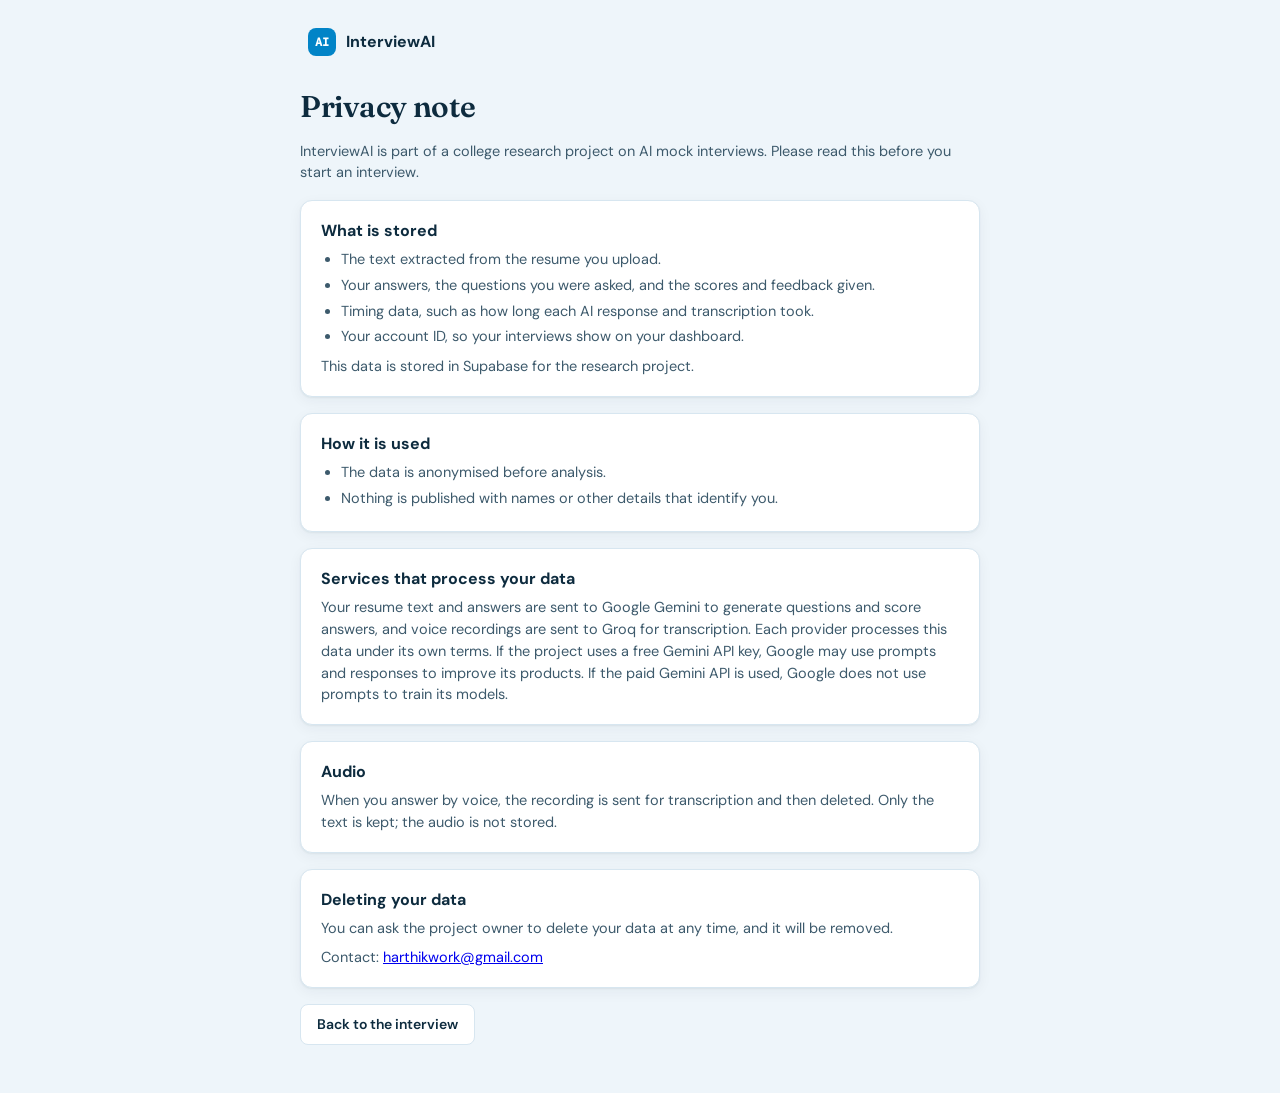
<file: frontend/privacy.html>
<!DOCTYPE html>
<html lang="en">
<head>
  <meta charset="UTF-8" />
  <meta name="viewport" content="width=device-width, initial-scale=1.0" />
  <link rel="preconnect" href="https://fonts.googleapis.com" />
  <link href="https://fonts.googleapis.com/css2?family=DM+Sans:opsz,wght@9..40,400;9..40,500;9..40,600;9..40,700&family=DM+Mono:wght@400;500&family=Fraunces:opsz,wght@9..144,500;9..144,600&display=swap" rel="stylesheet" />
  <link rel="stylesheet" href="theme.css?v=8" />
  <script src="theme.js?v=8"></script>
  <title>InterviewAI · Privacy</title>
  <style>
    .privacy { max-width: 680px; margin: 0 auto; display: flex; flex-direction: column; gap: 16px; }
    .privacy h2 { font-size: 16px; margin: 0 0 6px; }
    .privacy p, .privacy ul { margin: 0; color: var(--ink-2); }
    .privacy ul { padding-left: 20px; }
    .privacy li { margin-bottom: 4px; }
  </style>
</head>
<body>
  <!-- Public page (no login needed), linked from the consent card on the interview page. -->
  <main class="page">
    <div class="privacy">
      <a class="brand" href="dashboard.html"><i>AI</i>InterviewAI</a>
      <h1 class="title">Privacy note</h1>
      <p>InterviewAI is part of a college research project on AI mock interviews. Please read this before you start an interview.</p>

      <section class="panel">
        <h2>What is stored</h2>
        <ul>
          <li>The text extracted from the resume you upload.</li>
          <li>Your answers, the questions you were asked, and the scores and feedback given.</li>
          <li>Timing data, such as how long each AI response and transcription took.</li>
          <li>Your account ID, so your interviews show on your dashboard.</li>
        </ul>
        <p style="margin-top:8px">This data is stored in Supabase for the research project.</p>
      </section>

      <section class="panel">
        <h2>How it is used</h2>
        <ul>
          <li>The data is anonymised before analysis.</li>
          <li>Nothing is published with names or other details that identify you.</li>
        </ul>
      </section>

      <section class="panel">
        <h2>Services that process your data</h2>
        <p>Your resume text and answers are sent to Google Gemini to generate questions and score answers, and voice recordings are sent to Groq for transcription. Each provider processes this data under its own terms. If the project uses a free Gemini API key, Google may use prompts and responses to improve its products. If the paid Gemini API is used, Google does not use prompts to train its models.</p>
      </section>

      <section class="panel">
        <h2>Audio</h2>
        <p>When you answer by voice, the recording is sent for transcription and then deleted. Only the text is kept; the audio is not stored.</p>
      </section>

      <section class="panel">
        <h2>Deleting your data</h2>
        <p>You can ask the project owner to delete your data at any time, and it will be removed.</p>
        <p style="margin-top:8px">Contact: <a href="mailto:harthikwork@gmail.com">harthikwork@gmail.com</a></p>
      </section>

      <p><a class="btn" href="index.html">Back to the interview</a></p>
    </div>
  </main>
</body>
</html>
</file>
<file: frontend/theme.css>
/* Shared design tokens and components for every InterviewAI page.
   Page-specific styles live in style.css (interview room), dashboard.css and auth.css. */
*, *::before, *::after { box-sizing: border-box; }

:root {
  --bg: #eef5fa;  --surface: #ffffff;  --surface-2: #f4f9fc;
  --line: #d7e6f0;  --line-soft: #e7f0f6;
  --ink: #0d2b3e;  --ink-2: #3d5a6c;  --muted: #6b8494;
  --accent: #0284c7;  --accent-ink: #ffffff;  --accent-soft: #e0f0fa;
  --good: #0f9d6b;  --good-soft: #e2f5ed;
  --warn: #c27c0e;  --warn-soft: #fbf0dc;
  --bad: #d23f3f;   --bad-soft: #fbe4e4;
  /* one colour per rubric skill, used in charts and legends */
  --skill-communication: #8b5cf6;
  --skill-technical_depth: #0284c7;
  --skill-problem_solving: #e07a1f;
  --skill-project_experience: #0f9d6b;

  --display: 'Fraunces', Georgia, serif;
  --body: 'DM Sans', system-ui, sans-serif;
  --mono: 'DM Mono', ui-monospace, monospace;
  --r: 12px;  --r-sm: 8px;
  --shadow: 0 1px 2px rgba(13,43,62,.06), 0 4px 14px rgba(13,43,62,.05);

  /* older names, still used by inline styles in script.js */
  --accent-dark: var(--accent);
  --text-primary: var(--ink);  --text-secondary: var(--ink-2);  --text-muted: var(--muted);
  --border: var(--line);  --border2: var(--line-soft);  --surface2: var(--surface-2);
  --success: var(--good);  --danger: var(--bad);
}
@media (prefers-color-scheme: dark) {
  :root:not([data-theme="light"]) {
    --bg: #0b1820;  --surface: #11222d;  --surface-2: #0e1d27;
    --line: #21394a;  --line-soft: #1a2f3d;
    --ink: #e4f0f7;  --ink-2: #a9c2d1;  --muted: #7f98a8;
    --accent: #38b0ea;  --accent-ink: #06202e;  --accent-soft: #123447;
    --good: #3ccf96;  --good-soft: #123327;
    --warn: #f0b04a;  --warn-soft: #3a2c12;
    --bad: #f07070;   --bad-soft: #3a1a1c;
    --skill-communication: #a78bfa;  --skill-technical_depth: #38b0ea;
    --skill-problem_solving: #f39a4c;  --skill-project_experience: #3ccf96;
    --shadow: none;
    color-scheme: dark;
  }
}
:root[data-theme="dark"] {
  --bg: #0b1820;  --surface: #11222d;  --surface-2: #0e1d27;
  --line: #21394a;  --line-soft: #1a2f3d;
  --ink: #e4f0f7;  --ink-2: #a9c2d1;  --muted: #7f98a8;
  --accent: #38b0ea;  --accent-ink: #06202e;  --accent-soft: #123447;
  --good: #3ccf96;  --good-soft: #123327;
  --warn: #f0b04a;  --warn-soft: #3a2c12;
  --bad: #f07070;   --bad-soft: #3a1a1c;
  --skill-communication: #a78bfa;  --skill-technical_depth: #38b0ea;
  --skill-problem_solving: #f39a4c;  --skill-project_experience: #3ccf96;
  --shadow: none;
  color-scheme: dark;
}

html, body { margin: 0; }
body {
  background: var(--bg); color: var(--ink);
  font-family: var(--body); font-size: 14.5px; line-height: 1.5;
}
button { font: inherit; color: inherit; cursor: pointer; }
button:focus-visible, a:focus-visible, textarea:focus-visible, input:focus-visible {
  outline: 2px solid var(--accent); outline-offset: 2px;
}
[hidden] { display: none !important; }
.num { font-variant-numeric: tabular-nums; }
.mono { font-family: var(--mono); }

/* ── App shell: slim left nav + content ── */
.shell { display: grid; grid-template-columns: 220px minmax(0, 1fr); min-height: 100vh; }
.nav {
  background: var(--surface); border-right: 1px solid var(--line);
  padding: 20px 14px; display: flex; flex-direction: column; gap: 4px;
  position: sticky; top: 0; height: 100vh;
}
.brand { display: flex; align-items: center; gap: 10px; font-weight: 700; font-size: 16px; padding: 0 8px 18px; color: var(--ink); text-decoration: none; }
.brand i {
  width: 28px; height: 28px; border-radius: 8px; background: var(--accent); color: var(--accent-ink);
  display: grid; place-items: center; font-style: normal; font-size: 12px; font-family: var(--mono);
}
.nav-link {
  display: flex; align-items: center; gap: 10px; border: 0; background: none;
  padding: 9px 10px; border-radius: var(--r-sm); color: var(--ink-2); font-weight: 500;
  text-decoration: none; text-align: left;
}
.nav-link:hover { background: var(--surface-2); }
.nav-link[aria-current="page"] { background: var(--accent-soft); color: var(--ink); }
.nav-link svg { width: 17px; height: 17px; flex: none; }
.nav-foot { margin-top: auto; display: flex; flex-direction: column; gap: 4px; padding-top: 10px; border-top: 1px solid var(--line-soft); }
.me { display: flex; align-items: center; gap: 10px; padding: 8px 10px; font-size: 13px; color: var(--muted); min-width: 0; }
.me span { overflow: hidden; text-overflow: ellipsis; white-space: nowrap; }
.avatar-chip {
  width: 30px; height: 30px; border-radius: 50%; background: var(--accent-soft); color: var(--accent);
  display: grid; place-items: center; font-weight: 700; font-size: 12px; flex: none;
}

.page { padding: 28px 24px 48px; min-width: 0; }
.wrap { max-width: 1120px; margin: 0 auto; display: flex; flex-direction: column; gap: 20px; }
.head { display: flex; align-items: flex-end; justify-content: space-between; gap: 16px; flex-wrap: wrap; }
.head-actions { display: flex; gap: 10px; flex-wrap: wrap; }
h1.title {
  font-family: var(--display); font-weight: 600; font-size: 30px; line-height: 1.15;
  margin: 0; text-wrap: balance; letter-spacing: -.01em;
}
h2.panel-title { font-size: 15px; font-weight: 600; margin: 0; }
.sub { color: var(--muted); margin: 4px 0 0; }
.eyebrow { font-size: 11px; letter-spacing: .09em; text-transform: uppercase; color: var(--muted); font-weight: 600; }

/* ── Buttons ── */
.btn {
  display: inline-flex; align-items: center; justify-content: center; gap: 8px;
  border: 1px solid var(--line); background: var(--surface); color: var(--ink);
  padding: 9px 16px; border-radius: var(--r-sm); font-weight: 600; font-size: 14px;
  text-decoration: none; transition: transform .12s, background .12s, border-color .12s;
}
.btn:hover { background: var(--surface-2); }
.btn:active { transform: translateY(1px); }
.btn:disabled { opacity: .55; cursor: default; }
.btn.primary { background: var(--accent); border-color: var(--accent); color: var(--accent-ink); }
.btn.primary:hover { filter: brightness(1.06); }
.btn.danger { color: var(--bad); border-color: var(--bad); }
.btn.danger:hover { background: var(--bad-soft); }
.btn.sm { padding: 5px 11px; font-size: 12.5px; }
.btn svg { width: 16px; height: 16px; }

/* ── Panels ── */
.panel {
  background: var(--surface); border: 1px solid var(--line); border-radius: var(--r);
  padding: 18px 20px; box-shadow: var(--shadow); min-width: 0;
}
.panel-h { display: flex; justify-content: space-between; align-items: baseline; gap: 10px; margin-bottom: 14px; flex-wrap: wrap; }
.panel-h .hint { font-size: 12.5px; color: var(--muted); }

/* ── Chips: semantic state ── */
.chip {
  display: inline-flex; align-items: center; gap: 6px; padding: 3px 10px; border-radius: 999px;
  font-size: 12.5px; font-weight: 500; border: 1px solid transparent; white-space: nowrap;
}
.chip.bad { background: var(--bad-soft); color: var(--bad); }
.chip.warn { background: var(--warn-soft); color: var(--warn); }
.chip.good { background: var(--good-soft); color: var(--good); }
.chip.neutral { background: var(--surface-2); color: var(--ink-2); border-color: var(--line); }
.delta { font-size: 12.5px; font-weight: 600; }
.delta.up { color: var(--good); }  .delta.down { color: var(--bad); }  .delta.flat { color: var(--muted); }

/* ── Empty / loading states ── */
.empty { text-align: center; padding: 28px 16px; color: var(--muted); }
.empty h3 { color: var(--ink); margin: 0 0 6px; font-size: 16px; }
.skeleton { background: linear-gradient(90deg, var(--surface-2), var(--line-soft), var(--surface-2)); background-size: 200% 100%; animation: shimmer 1.2s infinite; border-radius: var(--r-sm); }
@keyframes shimmer { to { background-position: -200% 0; } }

.fade-in { animation: fadeIn .25s ease; }
@keyframes fadeIn { from { opacity: .4; transform: translateY(4px); } to { opacity: 1; transform: none; } }

@media (prefers-reduced-motion: reduce) { *, *::before, *::after { animation: none !important; transition: none !important; } }

@media (max-width: 760px) {
  .shell { grid-template-columns: minmax(0, 1fr); }
  .nav {
    flex-direction: row; align-items: center; overflow-x: auto; height: auto;
    padding: 10px 12px; border-right: 0; border-bottom: 1px solid var(--line); z-index: 5;
  }
  .brand { padding: 0 8px 0 0; }
  .nav-link span, .me { display: none; }
  .nav-foot { margin: 0 0 0 auto; flex-direction: row; border: 0; padding: 0; }
  .page { padding: 20px 16px 40px; }
  h1.title { font-size: 25px; }
}
</file>
